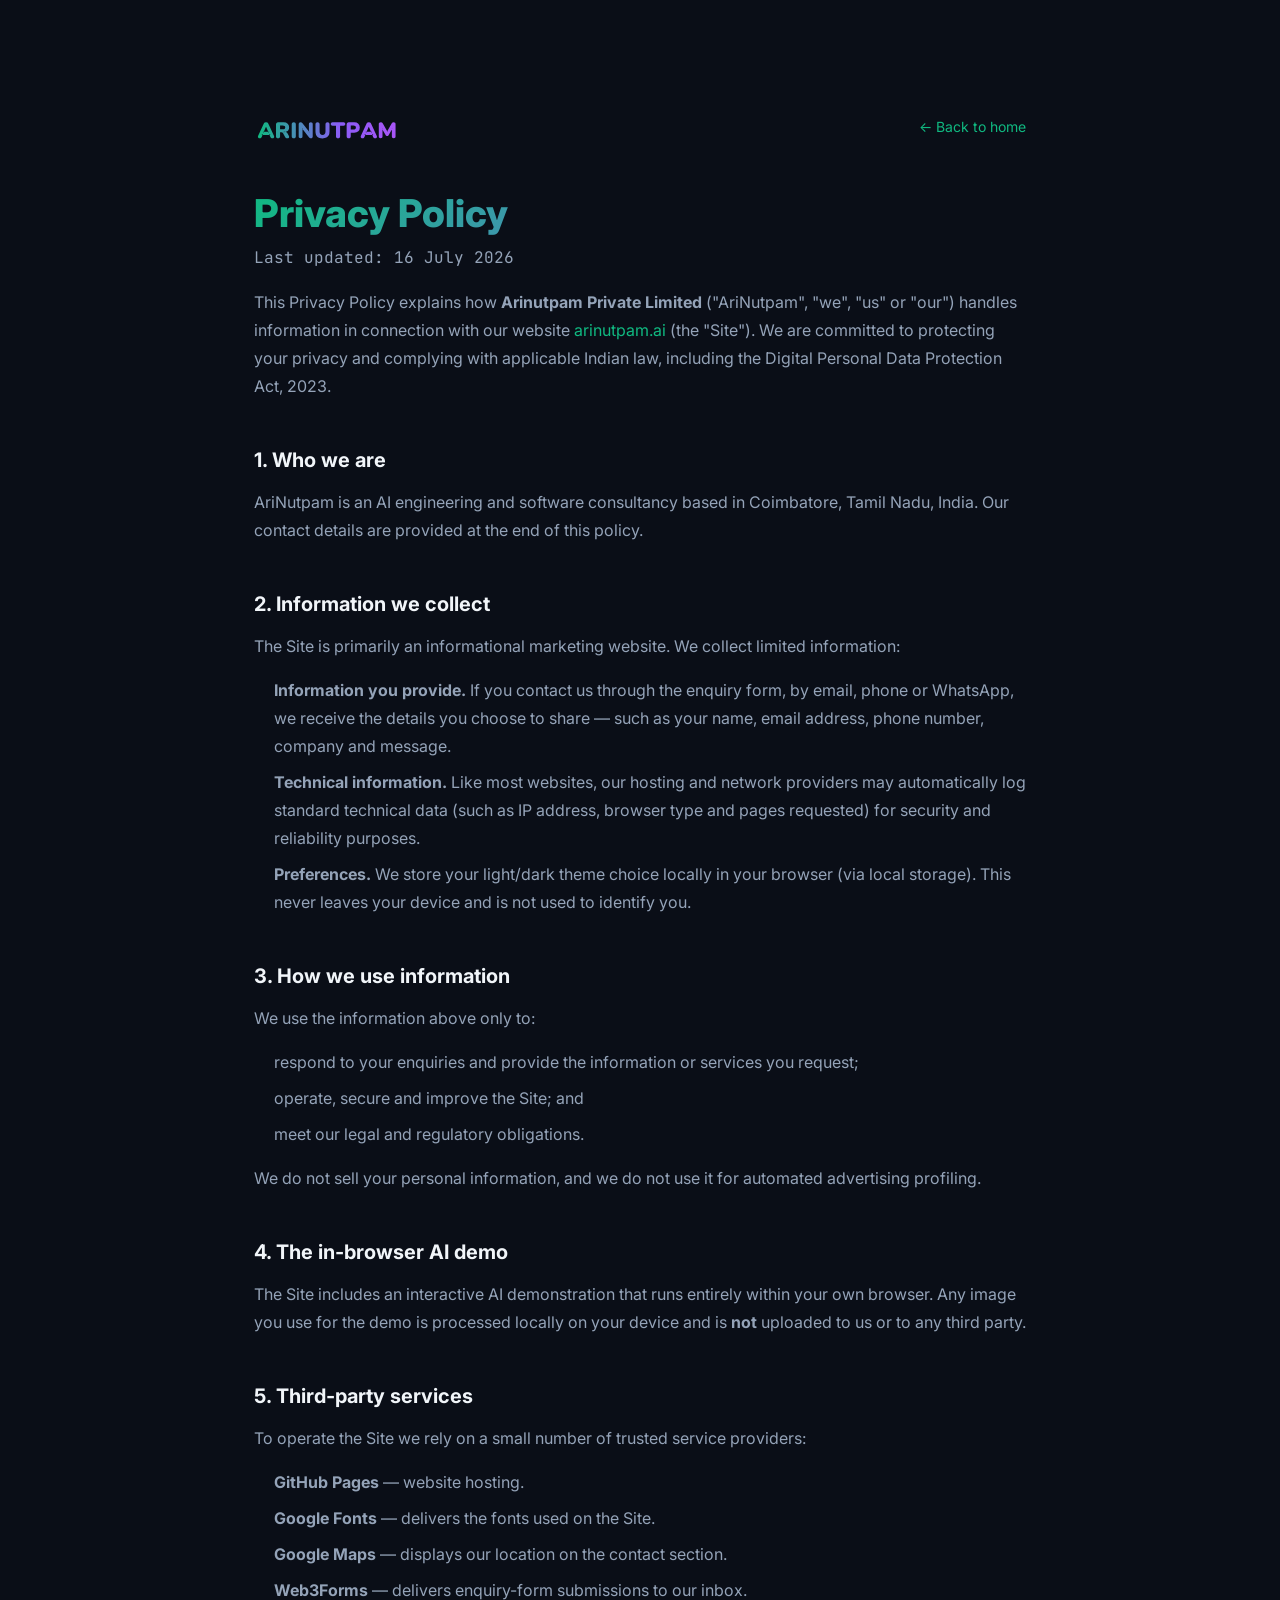
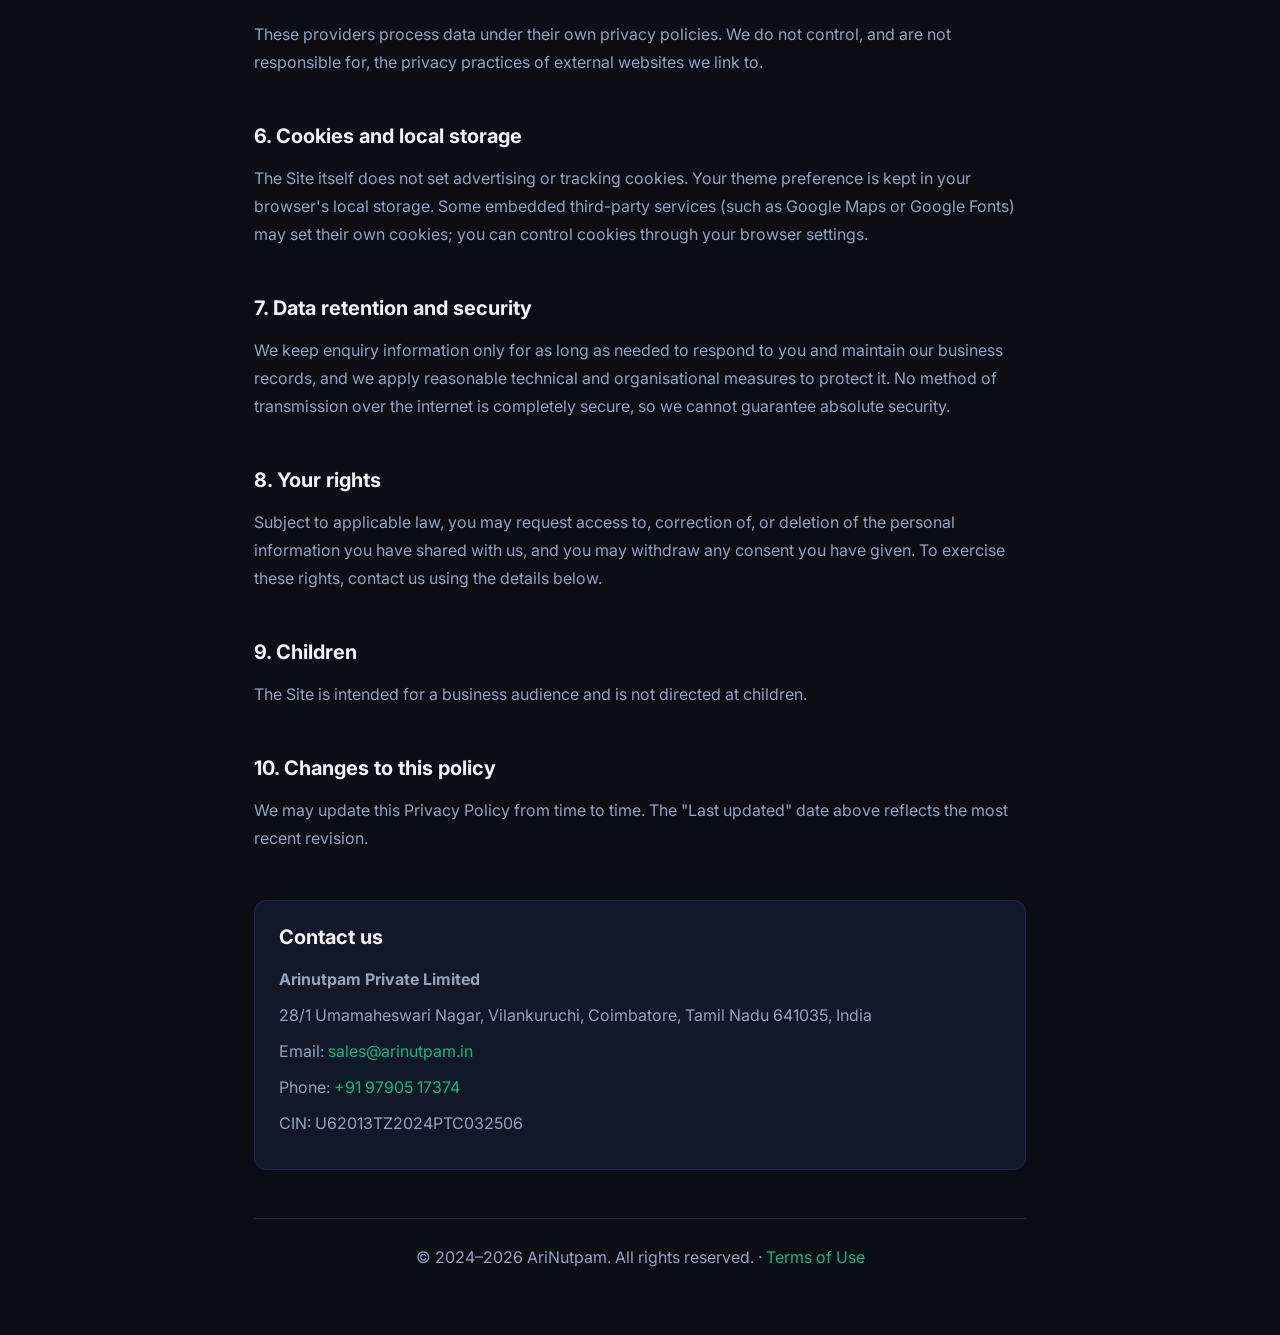
<file: privacy.html>
<!DOCTYPE html>
<html lang="en">
<head>
  <meta charset="UTF-8">
  <meta name="viewport" content="width=device-width, initial-scale=1.0">
  <title>Privacy Policy | AriNutpam</title>
  <meta name="description" content="Privacy Policy for AriNutpam (Arinutpam Private Limited) — how we handle information collected through arinutpam.ai.">
  <link rel="canonical" href="https://arinutpam.ai/privacy.html">

  <!-- Favicon -->
  <link rel="icon" href="/favicon.ico" sizes="32x32">
  <link rel="icon" type="image/svg+xml" href="/assets/images/favicon.svg">
  <link rel="apple-touch-icon" href="/assets/images/apple-touch-icon.png">

  <!-- Fonts -->
  <link rel="preconnect" href="https://fonts.googleapis.com">
  <link rel="preconnect" href="https://fonts.gstatic.com" crossorigin>
  <link href="https://fonts.googleapis.com/css2?family=Inter:wght@400;500;700;800&family=JetBrains+Mono:wght@400;500&display=swap" rel="stylesheet">

  <!-- Styles -->
  <link rel="stylesheet" href="css/variables.css">
  <link rel="stylesheet" href="css/reset.css">
  <link rel="stylesheet" href="css/layout.css">
  <link rel="stylesheet" href="css/components.css">
  <link rel="stylesheet" href="css/sections.css">
  <link rel="stylesheet" href="css/responsive.css">

  <!-- Apply saved theme before paint (matches homepage toggle) -->
  <script>
    (function () {
      var saved = localStorage.getItem('theme');
      if (saved) document.documentElement.setAttribute('data-theme', saved);
    })();
  </script>

  <style>
    .legal-page {
      max-width: 820px;
      margin: 0 auto;
      padding: calc(var(--nav-height) + 3rem) var(--container-px) var(--gap-2xl);
    }
    .legal-top {
      display: flex;
      align-items: center;
      justify-content: space-between;
      gap: var(--gap-md);
      margin-bottom: var(--gap-2xl);
      flex-wrap: wrap;
    }
    .legal-top img { height: 30px; display: block; }
    .legal-back {
      font-size: var(--fs-small);
      color: var(--text-secondary);
      transition: color var(--transition-fast);
    }
    .legal-back:hover { color: var(--accent); }
    .legal-page h1 {
      font-size: var(--fs-h2);
      font-weight: var(--fw-extrabold);
      margin-bottom: var(--gap-sm);
      background: var(--gradient);
      -webkit-background-clip: text;
      background-clip: text;
      -webkit-text-fill-color: transparent;
      color: transparent;
    }
    .legal-updated {
      font-family: var(--font-mono);
      font-size: var(--fs-xs);
      color: var(--text-secondary);
      margin-bottom: var(--gap-2xl);
    }
    .legal-page h2 {
      font-size: var(--fs-h3);
      font-weight: var(--fw-bold);
      color: var(--text-primary);
      margin: var(--gap-2xl) 0 var(--gap-md);
    }
    .legal-page p,
    .legal-page li {
      color: var(--text-secondary);
      line-height: 1.75;
      font-size: var(--fs-body);
    }
    .legal-page p { margin-bottom: var(--gap-md); }
    .legal-page ul { margin: 0 0 var(--gap-md) 1.25rem; }
    .legal-page li { margin-bottom: var(--gap-sm); }
    .legal-page a { color: var(--accent); }
    .legal-page a:hover { color: var(--accent-hover); }
    .legal-contact {
      margin-top: var(--gap-2xl);
      padding: var(--gap-lg);
      border: 1px solid var(--border);
      border-radius: var(--radius-lg);
      background: var(--bg-surface);
    }
    .legal-contact p { margin-bottom: var(--gap-sm); }
    .legal-foot {
      margin-top: var(--gap-2xl);
      padding-top: var(--gap-lg);
      border-top: 1px solid var(--border);
      font-size: var(--fs-xs);
      color: var(--text-secondary);
      text-align: center;
    }
  </style>
</head>
<body>
  <main class="legal-page">
    <div class="legal-top">
      <a href="/" aria-label="AriNutpam home">
        <img src="assets/arinutpam-logo-v18.svg" alt="AriNutpam">
      </a>
      <a href="/" class="legal-back">&larr; Back to home</a>
    </div>

    <h1>Privacy Policy</h1>
    <p class="legal-updated">Last updated: 16 July 2026</p>

    <p>
      This Privacy Policy explains how <strong>Arinutpam Private Limited</strong> ("AriNutpam",
      "we", "us" or "our") handles information in connection with our website
      <a href="https://arinutpam.ai">arinutpam.ai</a> (the "Site"). We are committed to protecting
      your privacy and complying with applicable Indian law, including the Digital Personal Data
      Protection Act, 2023.
    </p>

    <h2>1. Who we are</h2>
    <p>
      AriNutpam is an AI engineering and software consultancy based in Coimbatore, Tamil Nadu, India.
      Our contact details are provided at the end of this policy.
    </p>

    <h2>2. Information we collect</h2>
    <p>The Site is primarily an informational marketing website. We collect limited information:</p>
    <ul>
      <li>
        <strong>Information you provide.</strong> If you contact us through the enquiry form, by
        email, phone or WhatsApp, we receive the details you choose to share &mdash; such as your
        name, email address, phone number, company and message.
      </li>
      <li>
        <strong>Technical information.</strong> Like most websites, our hosting and network
        providers may automatically log standard technical data (such as IP address, browser type
        and pages requested) for security and reliability purposes.
      </li>
      <li>
        <strong>Preferences.</strong> We store your light/dark theme choice locally in your browser
        (via local storage). This never leaves your device and is not used to identify you.
      </li>
    </ul>

    <h2>3. How we use information</h2>
    <p>We use the information above only to:</p>
    <ul>
      <li>respond to your enquiries and provide the information or services you request;</li>
      <li>operate, secure and improve the Site; and</li>
      <li>meet our legal and regulatory obligations.</li>
    </ul>
    <p>We do not sell your personal information, and we do not use it for automated advertising profiling.</p>

    <h2>4. The in-browser AI demo</h2>
    <p>
      The Site includes an interactive AI demonstration that runs entirely within your own browser.
      Any image you use for the demo is processed locally on your device and is <strong>not</strong>
      uploaded to us or to any third party.
    </p>

    <h2>5. Third-party services</h2>
    <p>To operate the Site we rely on a small number of trusted service providers:</p>
    <ul>
      <li><strong>GitHub Pages</strong> &mdash; website hosting.</li>
      <li><strong>Google Fonts</strong> &mdash; delivers the fonts used on the Site.</li>
      <li><strong>Google Maps</strong> &mdash; displays our location on the contact section.</li>
      <li><strong>Web3Forms</strong> &mdash; delivers enquiry-form submissions to our inbox.</li>
    </ul>
    <p>
      These providers process data under their own privacy policies. We do not control, and are not
      responsible for, the privacy practices of external websites we link to.
    </p>

    <h2>6. Cookies and local storage</h2>
    <p>
      The Site itself does not set advertising or tracking cookies. Your theme preference is kept in
      your browser's local storage. Some embedded third-party services (such as Google Maps or
      Google Fonts) may set their own cookies; you can control cookies through your browser settings.
    </p>

    <h2>7. Data retention and security</h2>
    <p>
      We keep enquiry information only for as long as needed to respond to you and maintain our
      business records, and we apply reasonable technical and organisational measures to protect it.
      No method of transmission over the internet is completely secure, so we cannot guarantee
      absolute security.
    </p>

    <h2>8. Your rights</h2>
    <p>
      Subject to applicable law, you may request access to, correction of, or deletion of the personal
      information you have shared with us, and you may withdraw any consent you have given. To exercise
      these rights, contact us using the details below.
    </p>

    <h2>9. Children</h2>
    <p>The Site is intended for a business audience and is not directed at children.</p>

    <h2>10. Changes to this policy</h2>
    <p>
      We may update this Privacy Policy from time to time. The "Last updated" date above reflects the
      most recent revision.
    </p>

    <div class="legal-contact">
      <h2 style="margin-top:0">Contact us</h2>
      <p><strong>Arinutpam Private Limited</strong></p>
      <p>28/1 Umamaheswari Nagar, Vilankuruchi, Coimbatore, Tamil Nadu 641035, India</p>
      <p>Email: <a href="mailto:sales@arinutpam.in">sales@arinutpam.in</a></p>
      <p>Phone: <a href="tel:+919790517374">+91 97905 17374</a></p>
      <p>CIN: U62013TZ2024PTC032506</p>
    </div>

    <p class="legal-foot">
      &copy; 2024&ndash;2026 AriNutpam. All rights reserved. &middot;
      <a href="/terms.html">Terms of Use</a>
    </p>
  </main>
</body>
</html>
</file>
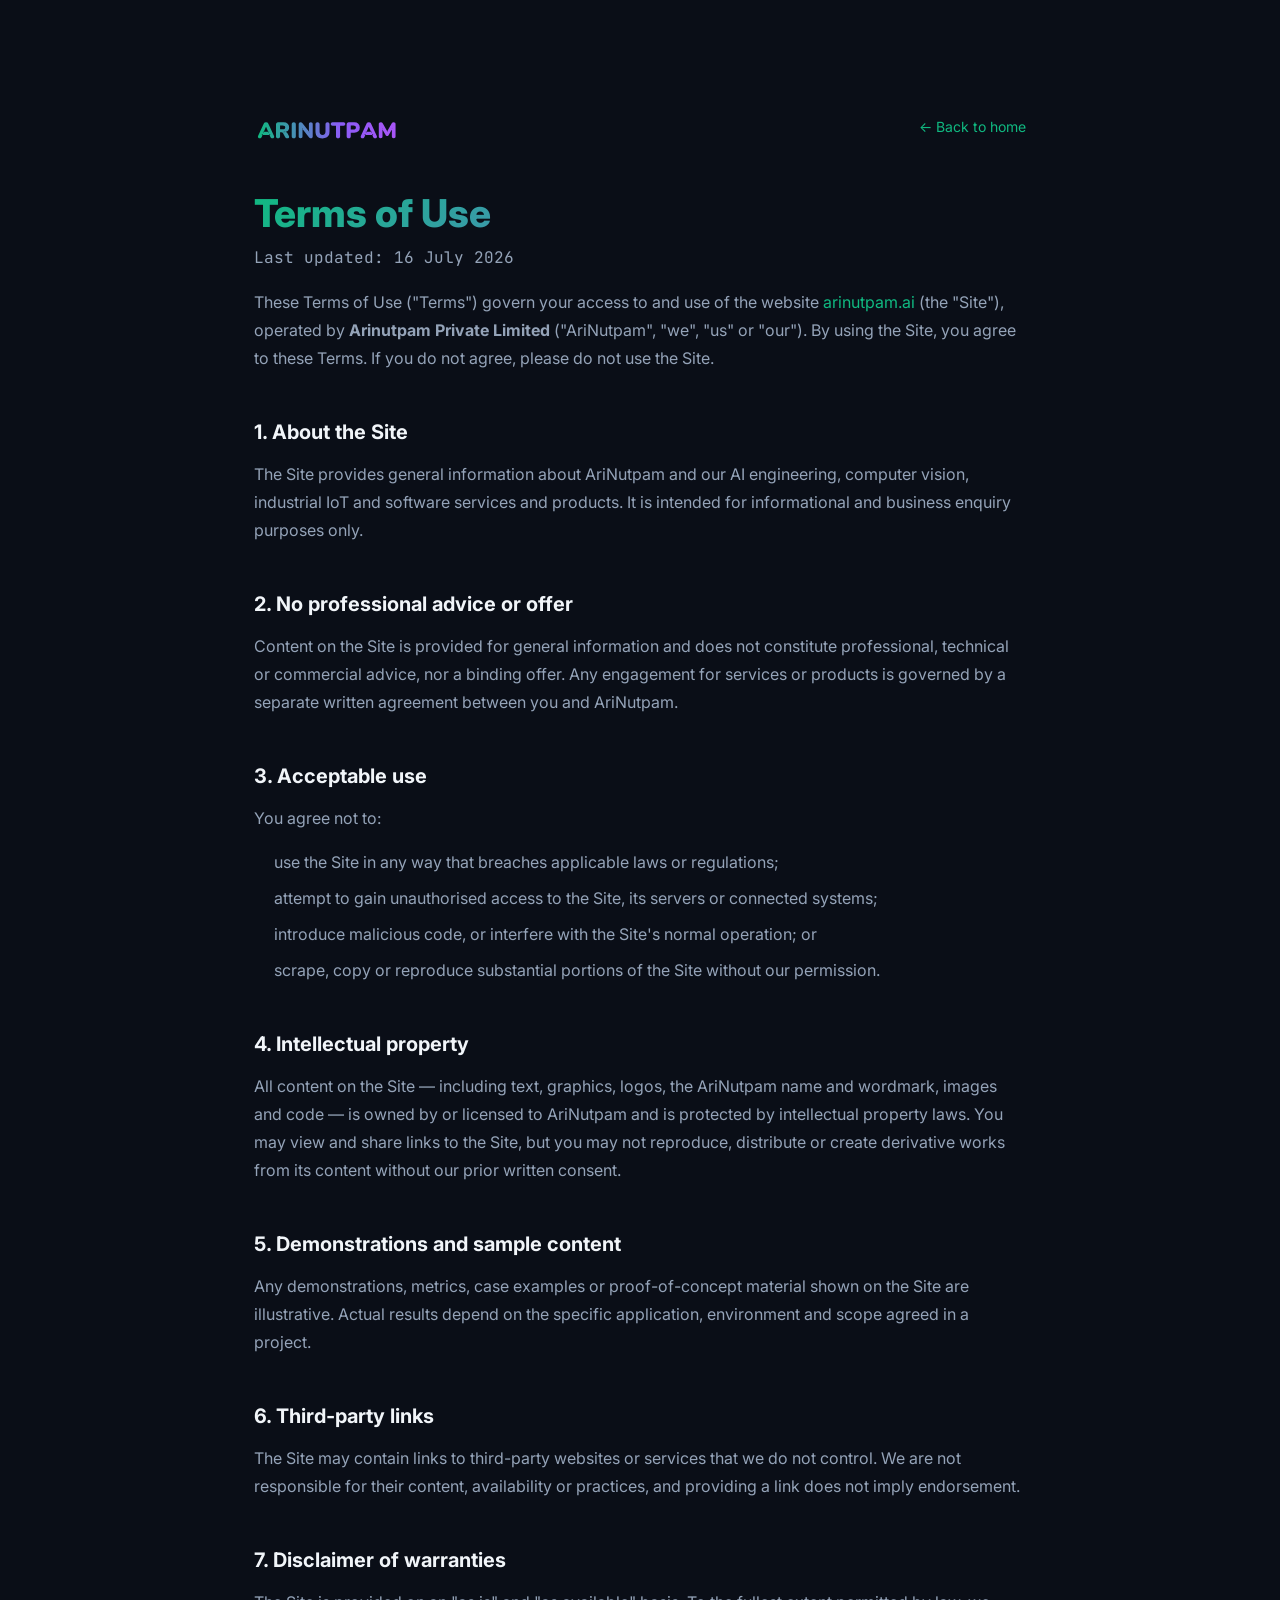
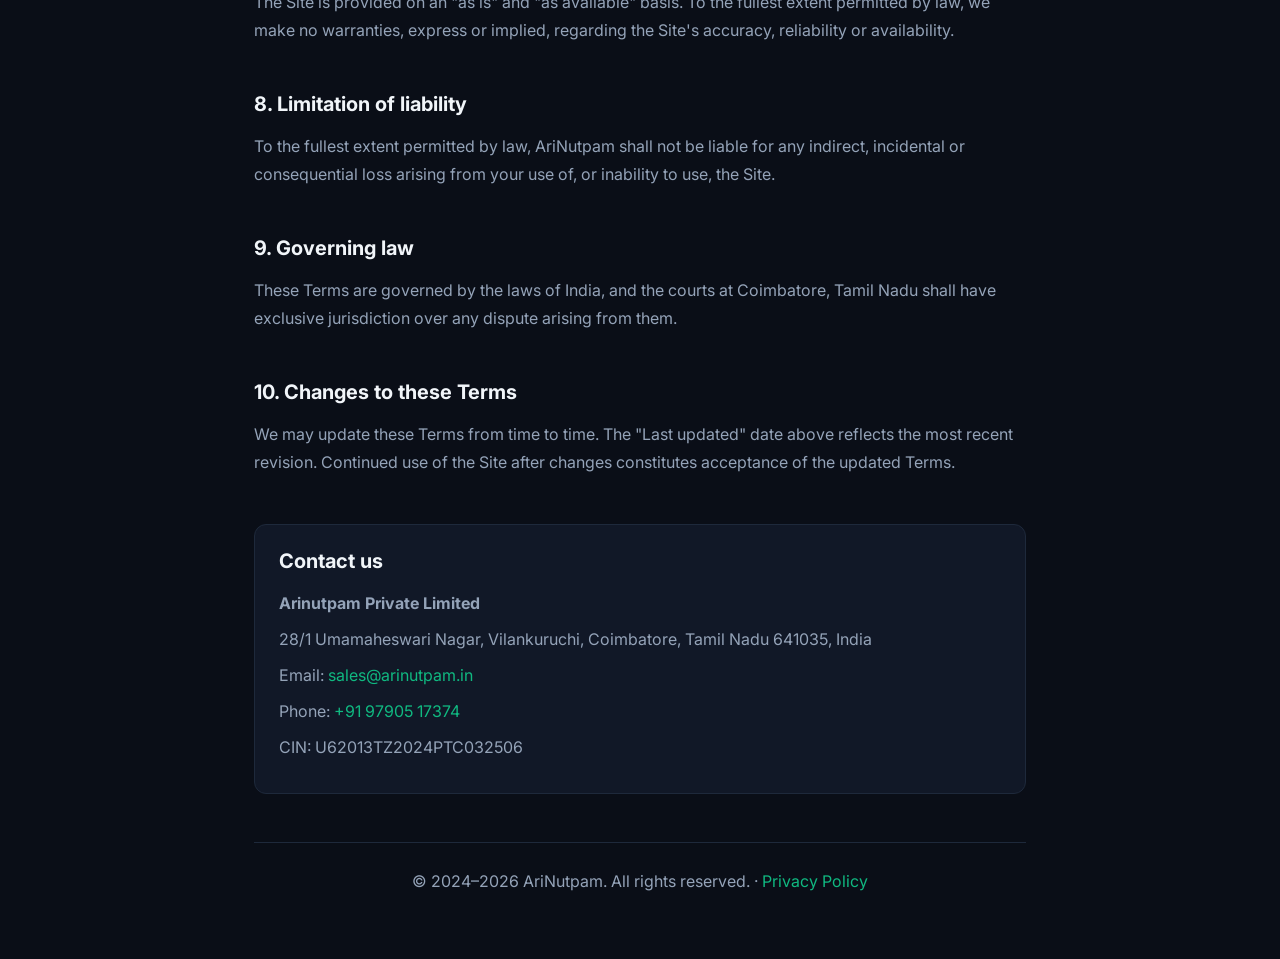
<file: terms.html>
<!DOCTYPE html>
<html lang="en">
<head>
  <meta charset="UTF-8">
  <meta name="viewport" content="width=device-width, initial-scale=1.0">
  <title>Terms of Use | AriNutpam</title>
  <meta name="description" content="Terms of Use for the AriNutpam website (arinutpam.ai), operated by Arinutpam Private Limited.">
  <link rel="canonical" href="https://arinutpam.ai/terms.html">

  <!-- Favicon -->
  <link rel="icon" href="/favicon.ico" sizes="32x32">
  <link rel="icon" type="image/svg+xml" href="/assets/images/favicon.svg">
  <link rel="apple-touch-icon" href="/assets/images/apple-touch-icon.png">

  <!-- Fonts -->
  <link rel="preconnect" href="https://fonts.googleapis.com">
  <link rel="preconnect" href="https://fonts.gstatic.com" crossorigin>
  <link href="https://fonts.googleapis.com/css2?family=Inter:wght@400;500;700;800&family=JetBrains+Mono:wght@400;500&display=swap" rel="stylesheet">

  <!-- Styles -->
  <link rel="stylesheet" href="css/variables.css">
  <link rel="stylesheet" href="css/reset.css">
  <link rel="stylesheet" href="css/layout.css">
  <link rel="stylesheet" href="css/components.css">
  <link rel="stylesheet" href="css/sections.css">
  <link rel="stylesheet" href="css/responsive.css">

  <!-- Apply saved theme before paint (matches homepage toggle) -->
  <script>
    (function () {
      var saved = localStorage.getItem('theme');
      if (saved) document.documentElement.setAttribute('data-theme', saved);
    })();
  </script>

  <style>
    .legal-page {
      max-width: 820px;
      margin: 0 auto;
      padding: calc(var(--nav-height) + 3rem) var(--container-px) var(--gap-2xl);
    }
    .legal-top {
      display: flex;
      align-items: center;
      justify-content: space-between;
      gap: var(--gap-md);
      margin-bottom: var(--gap-2xl);
      flex-wrap: wrap;
    }
    .legal-top img { height: 30px; display: block; }
    .legal-back {
      font-size: var(--fs-small);
      color: var(--text-secondary);
      transition: color var(--transition-fast);
    }
    .legal-back:hover { color: var(--accent); }
    .legal-page h1 {
      font-size: var(--fs-h2);
      font-weight: var(--fw-extrabold);
      margin-bottom: var(--gap-sm);
      background: var(--gradient);
      -webkit-background-clip: text;
      background-clip: text;
      -webkit-text-fill-color: transparent;
      color: transparent;
    }
    .legal-updated {
      font-family: var(--font-mono);
      font-size: var(--fs-xs);
      color: var(--text-secondary);
      margin-bottom: var(--gap-2xl);
    }
    .legal-page h2 {
      font-size: var(--fs-h3);
      font-weight: var(--fw-bold);
      color: var(--text-primary);
      margin: var(--gap-2xl) 0 var(--gap-md);
    }
    .legal-page p,
    .legal-page li {
      color: var(--text-secondary);
      line-height: 1.75;
      font-size: var(--fs-body);
    }
    .legal-page p { margin-bottom: var(--gap-md); }
    .legal-page ul { margin: 0 0 var(--gap-md) 1.25rem; }
    .legal-page li { margin-bottom: var(--gap-sm); }
    .legal-page a { color: var(--accent); }
    .legal-page a:hover { color: var(--accent-hover); }
    .legal-contact {
      margin-top: var(--gap-2xl);
      padding: var(--gap-lg);
      border: 1px solid var(--border);
      border-radius: var(--radius-lg);
      background: var(--bg-surface);
    }
    .legal-contact p { margin-bottom: var(--gap-sm); }
    .legal-foot {
      margin-top: var(--gap-2xl);
      padding-top: var(--gap-lg);
      border-top: 1px solid var(--border);
      font-size: var(--fs-xs);
      color: var(--text-secondary);
      text-align: center;
    }
  </style>
</head>
<body>
  <main class="legal-page">
    <div class="legal-top">
      <a href="/" aria-label="AriNutpam home">
        <img src="assets/arinutpam-logo-v18.svg" alt="AriNutpam">
      </a>
      <a href="/" class="legal-back">&larr; Back to home</a>
    </div>

    <h1>Terms of Use</h1>
    <p class="legal-updated">Last updated: 16 July 2026</p>

    <p>
      These Terms of Use ("Terms") govern your access to and use of the website
      <a href="https://arinutpam.ai">arinutpam.ai</a> (the "Site"), operated by
      <strong>Arinutpam Private Limited</strong> ("AriNutpam", "we", "us" or "our").
      By using the Site, you agree to these Terms. If you do not agree, please do not use the Site.
    </p>

    <h2>1. About the Site</h2>
    <p>
      The Site provides general information about AriNutpam and our AI engineering, computer vision,
      industrial IoT and software services and products. It is intended for informational and business
      enquiry purposes only.
    </p>

    <h2>2. No professional advice or offer</h2>
    <p>
      Content on the Site is provided for general information and does not constitute professional,
      technical or commercial advice, nor a binding offer. Any engagement for services or products is
      governed by a separate written agreement between you and AriNutpam.
    </p>

    <h2>3. Acceptable use</h2>
    <p>You agree not to:</p>
    <ul>
      <li>use the Site in any way that breaches applicable laws or regulations;</li>
      <li>attempt to gain unauthorised access to the Site, its servers or connected systems;</li>
      <li>introduce malicious code, or interfere with the Site's normal operation; or</li>
      <li>scrape, copy or reproduce substantial portions of the Site without our permission.</li>
    </ul>

    <h2>4. Intellectual property</h2>
    <p>
      All content on the Site &mdash; including text, graphics, logos, the AriNutpam name and wordmark,
      images and code &mdash; is owned by or licensed to AriNutpam and is protected by intellectual
      property laws. You may view and share links to the Site, but you may not reproduce, distribute or
      create derivative works from its content without our prior written consent.
    </p>

    <h2>5. Demonstrations and sample content</h2>
    <p>
      Any demonstrations, metrics, case examples or proof-of-concept material shown on the Site are
      illustrative. Actual results depend on the specific application, environment and scope agreed in
      a project.
    </p>

    <h2>6. Third-party links</h2>
    <p>
      The Site may contain links to third-party websites or services that we do not control. We are not
      responsible for their content, availability or practices, and providing a link does not imply
      endorsement.
    </p>

    <h2>7. Disclaimer of warranties</h2>
    <p>
      The Site is provided on an "as is" and "as available" basis. To the fullest extent permitted by
      law, we make no warranties, express or implied, regarding the Site's accuracy, reliability or
      availability.
    </p>

    <h2>8. Limitation of liability</h2>
    <p>
      To the fullest extent permitted by law, AriNutpam shall not be liable for any indirect, incidental
      or consequential loss arising from your use of, or inability to use, the Site.
    </p>

    <h2>9. Governing law</h2>
    <p>
      These Terms are governed by the laws of India, and the courts at Coimbatore, Tamil Nadu shall have
      exclusive jurisdiction over any dispute arising from them.
    </p>

    <h2>10. Changes to these Terms</h2>
    <p>
      We may update these Terms from time to time. The "Last updated" date above reflects the most
      recent revision. Continued use of the Site after changes constitutes acceptance of the updated Terms.
    </p>

    <div class="legal-contact">
      <h2 style="margin-top:0">Contact us</h2>
      <p><strong>Arinutpam Private Limited</strong></p>
      <p>28/1 Umamaheswari Nagar, Vilankuruchi, Coimbatore, Tamil Nadu 641035, India</p>
      <p>Email: <a href="mailto:sales@arinutpam.in">sales@arinutpam.in</a></p>
      <p>Phone: <a href="tel:+919790517374">+91 97905 17374</a></p>
      <p>CIN: U62013TZ2024PTC032506</p>
    </div>

    <p class="legal-foot">
      &copy; 2024&ndash;2026 AriNutpam. All rights reserved. &middot;
      <a href="/privacy.html">Privacy Policy</a>
    </p>
  </main>
</body>
</html>
</file>
<file: css/variables.css>
:root {
  /* Colors */
  --bg-primary: #0a0e17;
  --bg-surface: #111827;
  --bg-elevated: #1e293b;
  --text-primary: #f1f5f9;
  --text-secondary: #94a3b8;
  --accent: #10b981;
  --accent-hover: #34d399;
  --accent-secondary: #8b5cf6;
  --border: #1e293b;
  --success: #10b981;
  --gradient: linear-gradient(135deg, var(--accent), var(--accent-secondary));

  /* Typography */
  --font-body: 'Inter', system-ui, -apple-system, sans-serif;
  --font-mono: 'JetBrains Mono', monospace;
  --fw-regular: 400;
  --fw-medium: 500;
  --fw-bold: 700;
  --fw-extrabold: 800;

  /* Font Sizes */
  --fs-hero: clamp(2.5rem, 5vw, 4.5rem);
  --fs-h2: clamp(1.75rem, 3vw, 2.5rem);
  --fs-h3: 1.25rem;
  --fs-body: 1rem;
  --fs-small: 0.875rem;
  --fs-xs: 0.75rem;

  /* Spacing */
  --section-py: clamp(4rem, 8vw, 7rem);
  --container-px: 1.5rem;
  --container-max: 1200px;
  --gap-sm: 0.5rem;
  --gap-md: 1rem;
  --gap-lg: 1.5rem;
  --gap-xl: 2rem;
  --gap-2xl: 3rem;

  /* Borders & Radius */
  --radius-sm: 0.375rem;
  --radius-md: 0.5rem;
  --radius-lg: 0.75rem;
  --radius-xl: 1rem;
  --radius-full: 9999px;

  /* Shadows */
  --shadow-card: 0 4px 24px rgba(0, 0, 0, 0.3);
  --shadow-glow: 0 0 30px rgba(16, 185, 129, 0.15);
  --shadow-glow-strong: 0 0 40px rgba(16, 185, 129, 0.25);

  /* Transitions */
  --transition-fast: 0.2s ease;
  --transition-base: 0.3s ease;
  --transition-slow: 0.5s ease;

  /* Nav */
  --nav-height: 4rem;
}

/* ===== LIGHT THEME ===== */
[data-theme="light"] {
  --bg-primary: #f8fafc;
  --bg-surface: #f1f5f9;
  --bg-elevated: #e2e8f0;
  --text-primary: #0f172a;
  --text-secondary: #475569;
  --accent: #059669;
  --accent-hover: #047857;
  --border: #cbd5e1;
  --shadow-card: 0 4px 24px rgba(0, 0, 0, 0.08);
  --shadow-glow: 0 0 30px rgba(16, 185, 129, 0.1);
  --shadow-glow-strong: 0 0 40px rgba(16, 185, 129, 0.15);
}
</file>
<file: css/layout.css>
.container {
  width: 100%;
  max-width: var(--container-max);
  margin: 0 auto;
  padding: 0 var(--container-px);
}

.section {
  padding: var(--section-py) 0;
}

.section--surface {
  background-color: var(--bg-surface);
}

.section-header {
  text-align: center;
  margin-bottom: var(--gap-2xl);
}

.section-header h2 {
  font-size: var(--fs-h2);
  font-weight: var(--fw-extrabold);
  margin-bottom: var(--gap-md);
}

.section-header p {
  color: var(--text-secondary);
  max-width: 600px;
  margin: 0 auto;
}

.grid-2 {
  display: grid;
  grid-template-columns: repeat(2, 1fr);
  gap: var(--gap-xl);
}

.grid-3 {
  display: grid;
  grid-template-columns: repeat(3, 1fr);
  gap: var(--gap-xl);
}

.grid-4 {
  display: grid;
  grid-template-columns: repeat(4, 1fr);
  gap: var(--gap-xl);
}

.flex-center {
  display: flex;
  align-items: center;
  justify-content: center;
}

.flex-between {
  display: flex;
  align-items: center;
  justify-content: space-between;
}

.text-gradient {
  background: var(--gradient);
  -webkit-background-clip: text;
  -webkit-text-fill-color: transparent;
  background-clip: text;
}
</file>
<file: css/components.css>
/* ===== Buttons ===== */
.btn {
  display: inline-flex;
  align-items: center;
  gap: var(--gap-sm);
  padding: 0.75rem 1.75rem;
  border-radius: var(--radius-md);
  font-weight: var(--fw-medium);
  font-size: var(--fs-body);
  transition: transform var(--transition-fast), box-shadow var(--transition-base);
  white-space: nowrap;
}

.btn:hover {
  transform: translateY(-2px);
}

.btn--primary {
  background: var(--gradient);
  color: #fff;
  box-shadow: 0 4px 15px rgba(16, 185, 129, 0.3);
}

.btn--primary:hover {
  box-shadow: 0 6px 25px rgba(16, 185, 129, 0.4);
}

.btn--outline {
  border: 1px solid var(--accent);
  color: var(--accent);
}

.btn--outline:hover {
  background: rgba(16, 185, 129, 0.1);
  box-shadow: var(--shadow-glow);
}

.btn--small {
  padding: 0.5rem 1.25rem;
  font-size: var(--fs-small);
}

.btn svg {
  width: 18px;
  height: 18px;
  transition: transform var(--transition-fast);
}

.btn:hover svg {
  transform: translateX(3px);
}

/* ===== Cards ===== */
.card {
  background: var(--bg-surface);
  border: 1px solid var(--border);
  border-radius: var(--radius-lg);
  padding: var(--gap-xl);
  transition: transform var(--transition-base), border-color var(--transition-base), box-shadow var(--transition-base);
}

.card:hover {
  transform: translateY(-4px);
  border-color: var(--accent);
  box-shadow: var(--shadow-glow);
}

.card__icon {
  width: 48px;
  height: 48px;
  margin-bottom: var(--gap-lg);
  color: var(--accent);
}

.card__title {
  font-size: var(--fs-h3);
  font-weight: var(--fw-bold);
  margin-bottom: var(--gap-sm);
}

.card__text {
  color: var(--text-secondary);
  font-size: var(--fs-small);
  line-height: 1.7;
  margin-bottom: var(--gap-lg);
}

.card__link {
  display: inline-flex;
  align-items: center;
  gap: var(--gap-sm);
  color: var(--accent);
  font-size: var(--fs-small);
  font-weight: var(--fw-medium);
  transition: gap var(--transition-fast);
}

.card__link:hover {
  gap: var(--gap-md);
}

.card__link svg {
  width: 16px;
  height: 16px;
}

/* ===== Badge / Pill ===== */
.badge {
  display: inline-flex;
  align-items: center;
  gap: var(--gap-sm);
  padding: 0.375rem 1rem;
  border-radius: var(--radius-full);
  font-size: var(--fs-xs);
  font-weight: var(--fw-medium);
  text-transform: uppercase;
  letter-spacing: 0.05em;
  border: 1px solid rgba(16, 185, 129, 0.3);
  color: var(--accent);
  background: rgba(16, 185, 129, 0.08);
}

.badge::before {
  content: '';
  width: 6px;
  height: 6px;
  border-radius: 50%;
  background: var(--accent);
  animation: pulse-dot 2s ease-in-out infinite;
}

@keyframes pulse-dot {
  0%, 100% { opacity: 1; }
  50% { opacity: 0.4; }
}

/* ===== Form Elements ===== */
.form-group {
  margin-bottom: var(--gap-lg);
}

.form-group label {
  display: block;
  font-size: var(--fs-small);
  font-weight: var(--fw-medium);
  color: var(--text-secondary);
  margin-bottom: var(--gap-sm);
}

.form-input {
  width: 100%;
  padding: 0.75rem 1rem;
  background: var(--bg-primary);
  border: 1px solid var(--border);
  border-radius: var(--radius-md);
  color: var(--text-primary);
  font-size: var(--fs-body);
  transition: border-color var(--transition-fast);
}

.form-input:focus {
  border-color: var(--accent);
  box-shadow: 0 0 0 3px rgba(16, 185, 129, 0.1);
}

.form-input::placeholder {
  color: var(--text-secondary);
  opacity: 0.6;
}

textarea.form-input {
  resize: vertical;
  min-height: 120px;
}

/* ===== Stats ===== */
.stat {
  text-align: center;
}

.stat__number {
  font-size: clamp(2rem, 4vw, 3rem);
  font-weight: var(--fw-extrabold);
  background: var(--gradient);
  -webkit-background-clip: text;
  -webkit-text-fill-color: transparent;
  background-clip: text;
}

.stat__label {
  font-size: var(--fs-small);
  color: var(--text-secondary);
  margin-top: var(--gap-sm);
}

/* ===== LIGHT MODE OVERRIDES ===== */
[data-theme="light"] .btn--primary {
  box-shadow: 0 4px 15px rgba(5, 150, 105, 0.3);
}

[data-theme="light"] .btn--primary:hover {
  box-shadow: 0 6px 25px rgba(5, 150, 105, 0.4);
}

[data-theme="light"] .btn--outline:hover {
  background: rgba(5, 150, 105, 0.08);
}

[data-theme="light"] .badge {
  border-color: rgba(5, 150, 105, 0.3);
  background: rgba(5, 150, 105, 0.08);
}

[data-theme="light"] .form-input:focus {
  box-shadow: 0 0 0 3px rgba(5, 150, 105, 0.1);
}
</file>
<file: css/sections.css>
/* ===== NAVIGATION ===== */
.nav {
  position: fixed;
  top: 0;
  left: 0;
  right: 0;
  height: var(--nav-height);
  z-index: 1000;
  transition: background var(--transition-base), box-shadow var(--transition-base);
}

.nav.scrolled {
  background: rgba(10, 14, 23, 0.95);
  backdrop-filter: blur(12px);
  -webkit-backdrop-filter: blur(12px);
  box-shadow: 0 1px 0 var(--border);
}

.nav__inner {
  display: flex;
  align-items: center;
  justify-content: space-between;
  height: 100%;
}

.nav__logo {
  display: flex;
  align-items: center;
}

.nav__logo img {
  height: 28px;
  width: auto;
}

.nav__links {
  display: flex;
  align-items: center;
  gap: var(--gap-xl);
}

.nav__link {
  font-size: var(--fs-small);
  font-weight: var(--fw-medium);
  color: var(--text-secondary);
  position: relative;
  transition: color var(--transition-fast);
}

.nav__link::after {
  content: '';
  position: absolute;
  bottom: -4px;
  left: 0;
  width: 0;
  height: 2px;
  background: var(--accent);
  transition: width var(--transition-base);
}

.nav__link:hover,
.nav__link.active {
  color: var(--text-primary);
}

.nav__link:hover::after,
.nav__link.active::after {
  width: 100%;
}

.nav__cta {
  margin-left: var(--gap-md);
}

.nav__toggle {
  display: none;
  flex-direction: column;
  gap: 5px;
  padding: 4px;
}

.nav__toggle span {
  display: block;
  width: 24px;
  height: 2px;
  background: var(--text-primary);
  transition: transform var(--transition-fast), opacity var(--transition-fast);
}

.nav__toggle.active span:nth-child(1) {
  transform: rotate(45deg) translate(5px, 5px);
}

.nav__toggle.active span:nth-child(2) {
  opacity: 0;
}

.nav__toggle.active span:nth-child(3) {
  transform: rotate(-45deg) translate(5px, -5px);
}

/* Mobile menu overlay */
.nav__mobile {
  display: none;
  position: fixed;
  inset: 0;
  background: rgba(10, 14, 23, 0.98);
  backdrop-filter: blur(20px);
  z-index: 999;
  flex-direction: column;
  align-items: center;
  justify-content: center;
  gap: var(--gap-xl);
}

.nav__mobile.open {
  display: flex;
}

.nav__mobile a {
  font-size: 1.5rem;
  font-weight: var(--fw-bold);
  color: var(--text-primary);
  transition: color var(--transition-fast);
}

.nav__mobile a:hover {
  color: var(--accent);
}

/* ===== HERO ===== */
.hero {
  position: relative;
  min-height: 100vh;
  display: flex;
  align-items: center;
  justify-content: center;
  overflow: hidden;
}

.hero__overlay {
  position: absolute;
  inset: 0;
  background: rgba(10, 14, 23, 0.75);
  z-index: 1;
}

.hero__canvas {
  position: absolute;
  inset: 0;
  z-index: 2;
  pointer-events: none;
}

.hero__canvas canvas {
  width: 100%;
  height: 100%;
}

.hero__content {
  position: relative;
  z-index: 3;
  text-align: center;
  max-width: 800px;
  padding: 0 var(--container-px);
}

.hero__badge {
  margin-bottom: var(--gap-xl);
}

.hero__title {
  font-size: var(--fs-hero);
  font-weight: var(--fw-extrabold);
  letter-spacing: -0.02em;
  margin-bottom: var(--gap-lg);
  line-height: 1.1;
}

.hero__subtitle {
  font-size: clamp(1rem, 2vw, 1.25rem);
  color: var(--text-secondary);
  max-width: 600px;
  margin: 0 auto var(--gap-2xl);
  line-height: 1.7;
}

.hero__ctas {
  display: flex;
  align-items: center;
  justify-content: center;
  gap: var(--gap-lg);
  flex-wrap: wrap;
}

/* ===== SERVICES ===== */
.services .card__icon svg {
  width: 48px;
  height: 48px;
  stroke: var(--accent);
  fill: none;
  stroke-width: 1.5;
}

/* ===== ABOUT ===== */
.about__grid {
  display: grid;
  grid-template-columns: 1fr 1fr;
  gap: var(--gap-2xl);
  align-items: center;
}

.about__text h2 {
  font-size: var(--fs-h2);
  font-weight: var(--fw-extrabold);
  margin-bottom: var(--gap-lg);
}

.about__text p {
  color: var(--text-secondary);
  margin-bottom: var(--gap-lg);
  line-height: 1.8;
}

.about__visual {
  position: relative;
  height: 400px;
  border-radius: var(--radius-xl);
  overflow: hidden;
  background: var(--bg-surface);
  border: 1px solid var(--border);
}

.about__visual-inner {
  position: absolute;
  inset: 0;
  background:
    radial-gradient(circle at 30% 40%, rgba(16, 185, 129, 0.15) 0%, transparent 50%),
    radial-gradient(circle at 70% 60%, rgba(139, 92, 246, 0.15) 0%, transparent 50%),
    radial-gradient(circle at 50% 50%, rgba(16, 185, 129, 0.05) 0%, transparent 70%);
  display: flex;
  align-items: center;
  justify-content: center;
}

.about__visual-text {
  font-size: 4rem;
  font-weight: var(--fw-extrabold);
  opacity: 0.08;
  letter-spacing: 0.05em;
  text-transform: uppercase;
}

.about__anim {
  width: 90%;
  height: 90%;
}

.about__vision {
  display: grid;
  grid-template-columns: 1fr 1fr;
  gap: var(--gap-xl);
  margin-top: var(--gap-2xl);
}

.vision-card {
  padding: var(--gap-lg);
  border-radius: 12px;
  border: 1px solid var(--border);
  background: var(--bg-secondary);
}

.vision-card__title {
  font-size: var(--fs-lg);
  font-weight: 700;
  margin-bottom: var(--gap-sm);
  background: linear-gradient(135deg, #10b981, #8b5cf6);
  -webkit-background-clip: text;
  -webkit-text-fill-color: transparent;
  background-clip: text;
}

.vision-card p {
  color: var(--text-secondary);
  line-height: 1.7;
}

.about__stats {
  display: grid;
  grid-template-columns: repeat(3, 1fr);
  gap: var(--gap-xl);
  margin-top: var(--gap-2xl);
  padding-top: var(--gap-2xl);
  border-top: 1px solid var(--border);
}

/* ===== CASE STUDIES ===== */
.projects__video {
  margin-bottom: var(--gap-2xl);
}

.projects__video-wrapper {
  position: relative;
  padding-bottom: 56.25%; /* 16:9 */
  height: 0;
  border-radius: var(--radius-lg);
  overflow: hidden;
  border: 1px solid var(--border);
  background: var(--bg-surface);
}

.projects__video-wrapper iframe,
.projects__video-wrapper video {
  position: absolute;
  top: 0;
  left: 0;
  width: 100%;
  height: 100%;
  object-fit: cover;
}

.project-card {
  position: relative;
  border-radius: var(--radius-lg);
  overflow: hidden;
  background: var(--bg-surface);
  border: 1px solid var(--border);
  transition: transform var(--transition-base), border-color var(--transition-base), box-shadow var(--transition-base);
}

.project-card:hover {
  transform: translateY(-4px);
  border-color: var(--accent);
  box-shadow: var(--shadow-glow);
}

.project-card__image {
  height: 200px;
  background: var(--bg-elevated);
  position: relative;
  overflow: hidden;
}

.project-card__image-inner {
  position: absolute;
  inset: 0;
  transition: transform var(--transition-slow);
}

.project-card:hover .project-card__image-inner {
  transform: scale(1.05);
}

.project-card__image-gradient {
  position: absolute;
  bottom: 0;
  left: 0;
  right: 0;
  height: 60%;
  background: linear-gradient(to top, var(--bg-surface), transparent);
  z-index: 1;
}

.project-card__badge {
  position: absolute;
  top: var(--gap-md);
  left: var(--gap-md);
  z-index: 2;
}

.project-card__body {
  padding: var(--gap-lg);
}

.project-card__title {
  font-size: var(--fs-h3);
  font-weight: var(--fw-bold);
  margin-bottom: var(--gap-sm);
}

.project-card__metric {
  font-size: var(--fs-small);
  color: var(--success);
  font-weight: var(--fw-medium);
  margin-bottom: var(--gap-md);
}

.project-card__link {
  display: inline-flex;
  align-items: center;
  gap: var(--gap-sm);
  color: var(--accent);
  font-size: var(--fs-small);
  font-weight: var(--fw-medium);
}

/* Project card placeholder gradients */
.project-card__image-inner--1 {
  background: linear-gradient(135deg, #0f172a, #1e3a5f, #0d4f6e);
}

.project-card__image-inner--2 {
  background: linear-gradient(135deg, #0f172a, #2d1b4e, #1a1145);
}

.project-card__image-inner--3 {
  background: linear-gradient(135deg, #0f172a, #1b3d2f, #0d4a3b);
}

/* ===== AI DEMO ===== */
.demo__grid {
  display: grid;
  grid-template-columns: 1fr 1fr;
  gap: var(--gap-2xl);
  align-items: start;
}

.demo__upload {
  background: var(--bg-surface);
  border: 2px dashed var(--border);
  border-radius: var(--radius-lg);
  padding: var(--gap-2xl);
  text-align: center;
  cursor: pointer;
  transition: border-color var(--transition-base), background var(--transition-base);
  min-height: 280px;
  display: flex;
  flex-direction: column;
  align-items: center;
  justify-content: center;
}

.demo__upload:hover,
.demo__upload.dragover {
  border-color: var(--accent);
  background: rgba(16, 185, 129, 0.05);
}

.demo__upload-icon {
  width: 64px;
  height: 64px;
  margin-bottom: var(--gap-lg);
  color: var(--text-secondary);
}

.demo__upload-text {
  color: var(--text-secondary);
  margin-bottom: var(--gap-sm);
}

.demo__upload-hint {
  font-size: var(--fs-xs);
  color: var(--text-secondary);
  opacity: 0.6;
}

.demo__preview {
  display: none;
  width: 100%;
}

.demo__preview img {
  width: 100%;
  max-height: 300px;
  object-fit: contain;
  border-radius: var(--radius-md);
  margin-bottom: var(--gap-md);
}

.demo__samples {
  display: flex;
  gap: var(--gap-md);
  margin-top: var(--gap-lg);
  justify-content: center;
}

.demo__sample {
  width: 64px;
  height: 64px;
  border-radius: var(--radius-md);
  border: 2px solid var(--border);
  overflow: hidden;
  cursor: pointer;
  transition: border-color var(--transition-fast);
  background: var(--bg-elevated);
  display: flex;
  align-items: center;
  justify-content: center;
  font-size: var(--fs-xs);
  color: var(--text-secondary);
}

.demo__sample:hover {
  border-color: var(--accent);
}

.demo__results {
  background: var(--bg-surface);
  border: 1px solid var(--border);
  border-radius: var(--radius-lg);
  padding: var(--gap-xl);
}

.demo__results h3 {
  font-size: var(--fs-h3);
  margin-bottom: var(--gap-lg);
}

.demo__loading {
  text-align: center;
  padding: var(--gap-2xl) 0;
  color: var(--text-secondary);
}

.demo__loading-spinner {
  width: 40px;
  height: 40px;
  border: 3px solid var(--border);
  border-top-color: var(--accent);
  border-radius: 50%;
  margin: 0 auto var(--gap-md);
  animation: spin 1s linear infinite;
}

@keyframes spin {
  to { transform: rotate(360deg); }
}

.demo__chart-container {
  display: none;
  height: 250px;
}

.demo__status {
  text-align: center;
  color: var(--text-secondary);
  font-size: var(--fs-small);
  padding: var(--gap-xl) 0;
}

/* ===== BLOG ===== */
.blog-card {
  background: var(--bg-surface);
  border: 1px solid var(--border);
  border-radius: var(--radius-lg);
  overflow: hidden;
  transition: transform var(--transition-base), border-color var(--transition-base), box-shadow var(--transition-base);
}

.blog-card:hover {
  transform: translateY(-4px);
  border-color: var(--accent);
  box-shadow: var(--shadow-glow);
}

.blog-card__bar {
  height: 4px;
}

.blog-card__bar--1 { background: var(--accent); }
.blog-card__bar--2 { background: var(--accent-secondary); }
.blog-card__bar--3 { background: var(--success); }

.blog-card__body {
  padding: var(--gap-xl);
}

.blog-card__meta {
  display: flex;
  align-items: center;
  gap: var(--gap-md);
  font-size: var(--fs-xs);
  color: var(--text-secondary);
  margin-bottom: var(--gap-md);
}

.blog-card__category {
  color: var(--accent);
  font-weight: var(--fw-medium);
}

.blog-card__title {
  font-size: var(--fs-h3);
  font-weight: var(--fw-bold);
  margin-bottom: var(--gap-sm);
  display: -webkit-box;
  -webkit-line-clamp: 2;
  -webkit-box-orient: vertical;
  overflow: hidden;
}

.blog-card__excerpt {
  color: var(--text-secondary);
  font-size: var(--fs-small);
  line-height: 1.7;
  display: -webkit-box;
  -webkit-line-clamp: 2;
  -webkit-box-orient: vertical;
  overflow: hidden;
  margin-bottom: var(--gap-lg);
}

.blog-card__link {
  display: inline-flex;
  align-items: center;
  gap: var(--gap-sm);
  color: var(--accent);
  font-size: var(--fs-small);
  font-weight: var(--fw-medium);
}

/* ===== CONTACT ===== */
.contact__grid {
  display: grid;
  grid-template-columns: 1fr 1fr;
  gap: var(--gap-2xl);
}

.contact__form-wrapper {
  background: var(--bg-surface);
  border: 1px solid var(--border);
  border-radius: var(--radius-lg);
  padding: var(--gap-xl);
}

.contact__form-wrapper h3 {
  font-size: var(--fs-h3);
  margin-bottom: var(--gap-xl);
}

.contact__info h3 {
  font-size: var(--fs-h3);
  margin-bottom: var(--gap-xl);
}

.contact__detail {
  display: flex;
  align-items: flex-start;
  gap: var(--gap-md);
  margin-bottom: var(--gap-xl);
}

.contact__detail-icon {
  width: 40px;
  height: 40px;
  min-width: 40px;
  border-radius: var(--radius-md);
  background: rgba(16, 185, 129, 0.1);
  display: flex;
  align-items: center;
  justify-content: center;
  color: var(--accent);
}

.contact__detail-icon svg {
  width: 20px;
  height: 20px;
}

.contact__detail-content {
  flex: 1;
}

.contact__detail-label {
  font-size: var(--fs-xs);
  color: var(--text-secondary);
  text-transform: uppercase;
  letter-spacing: 0.05em;
  margin-bottom: 4px;
}

.contact__detail-value {
  font-size: var(--fs-body);
  color: var(--text-primary);
  line-height: 1.6;
}

.contact__detail-value a {
  color: var(--accent);
  transition: color var(--transition-fast);
}

.contact__detail-value a:hover {
  color: var(--accent-hover);
}

.contact__map {
  margin-top: var(--gap-xl);
  border-radius: var(--radius-lg);
  overflow: hidden;
  border: 1px solid var(--border);
  height: 200px;
}

.contact__map iframe {
  width: 100%;
  height: 100%;
  border: none;
  filter: invert(90%) hue-rotate(180deg) brightness(0.8) contrast(1.2);
}

.form-message {
  display: none;
  padding: var(--gap-md);
  border-radius: var(--radius-md);
  font-size: var(--fs-small);
  margin-top: var(--gap-md);
}

.form-message--success {
  background: rgba(16, 185, 129, 0.1);
  border: 1px solid rgba(16, 185, 129, 0.3);
  color: var(--success);
}

.form-message--error {
  background: rgba(239, 68, 68, 0.1);
  border: 1px solid rgba(239, 68, 68, 0.3);
  color: #ef4444;
}

/* ===== CUSTOMERS ===== */
.customers {
  padding-bottom: var(--gap-2xl);
  overflow: hidden;
}

.customers .section-header {
  margin-bottom: var(--gap-xl);
}

.customers__marquee {
  position: relative;
  width: 100%;
  overflow: hidden;
  mask-image: linear-gradient(to right, transparent, black 10%, black 90%, transparent);
  -webkit-mask-image: linear-gradient(to right, transparent, black 10%, black 90%, transparent);
}

.customers__track {
  display: flex;
  align-items: center;
  gap: var(--gap-xl);
  width: max-content;
  animation: marquee 40s linear infinite;
}

.customers__track:hover {
  animation-play-state: paused;
}

.customers__logo {
  flex-shrink: 0;
  display: flex;
  align-items: center;
  justify-content: center;
  width: 160px;
  height: 80px;
  border-radius: 8px;
  border: 1px solid var(--border);
  background: #ffffff;
  padding: var(--gap-sm);
  transition: all var(--transition);
  text-decoration: none;
}

.customers__logo:hover {
  border-color: var(--accent-cyan);
  box-shadow: 0 0 20px rgba(16, 185, 129, 0.15);
  transform: translateY(-2px);
}

.customers__logo img {
  max-width: 120px;
  max-height: 50px;
  object-fit: contain;
}

.customers__logo-text {
  font-family: var(--font-primary);
  font-weight: 700;
  font-size: 0.85rem;
  color: #1e293b;
  text-align: center;
  line-height: 1.2;
  letter-spacing: 0.02em;
}

.customers__logo:hover .customers__logo-text {
  color: #10b981;
}

.customers__logo--dark {
  background: #1e293b;
}

/* ===== FOOTER ===== */
.footer {
  background: var(--bg-primary);
  border-top: 1px solid var(--border);
  padding: var(--gap-2xl) 0 var(--gap-lg);
}

.footer__grid {
  display: grid;
  grid-template-columns: 2fr 1fr 1fr 1.5fr;
  gap: var(--gap-2xl);
  margin-bottom: var(--gap-2xl);
}

.footer__brand p {
  color: var(--text-secondary);
  font-size: var(--fs-small);
  margin-top: var(--gap-md);
  line-height: 1.7;
}

.footer__socials {
  display: flex;
  gap: var(--gap-md);
  margin-top: var(--gap-lg);
}

.footer__social {
  width: 36px;
  height: 36px;
  border-radius: var(--radius-md);
  background: var(--bg-surface);
  border: 1px solid var(--border);
  display: flex;
  align-items: center;
  justify-content: center;
  transition: border-color var(--transition-fast), background var(--transition-fast);
}

.footer__social:hover {
  border-color: var(--accent);
  background: rgba(16, 185, 129, 0.1);
}

.footer__social svg {
  width: 18px;
  height: 18px;
  color: var(--text-secondary);
}

.footer__heading {
  font-size: var(--fs-small);
  font-weight: var(--fw-bold);
  text-transform: uppercase;
  letter-spacing: 0.05em;
  color: var(--text-primary);
  margin-bottom: var(--gap-lg);
}

.footer__links {
  display: flex;
  flex-direction: column;
  gap: var(--gap-sm);
}

.footer__link {
  font-size: var(--fs-small);
  color: var(--text-secondary);
  transition: color var(--transition-fast);
}

.footer__link:hover {
  color: var(--accent);
}

.footer__bottom {
  display: flex;
  align-items: center;
  justify-content: space-between;
  padding-top: var(--gap-lg);
  border-top: 1px solid var(--border);
  font-size: var(--fs-xs);
  color: var(--text-secondary);
}

.footer__made {
  display: flex;
  align-items: center;
  gap: var(--gap-sm);
}

.footer__legal {
  display: flex;
  gap: var(--gap-lg);
}

.footer__registration {
  margin-top: var(--gap-md);
  font-size: var(--fs-xs);
  line-height: 1.6;
  text-align: center;
  color: var(--text-secondary);
  opacity: 0.85;
}

/* ===== THEME TOGGLE ===== */
.theme-toggle {
  display: flex;
  align-items: center;
  justify-content: center;
  width: 36px;
  height: 36px;
  border-radius: var(--radius-md);
  border: 1px solid var(--border);
  background: transparent;
  color: var(--text-secondary);
  cursor: pointer;
  transition: color var(--transition-fast), border-color var(--transition-fast);
  margin-left: var(--gap-md);
}

.theme-toggle:hover {
  color: var(--accent);
  border-color: var(--accent);
}

.theme-toggle svg {
  width: 18px;
  height: 18px;
}

.theme-toggle__sun { display: none; }
.theme-toggle__moon { display: block; }

[data-theme="light"] .theme-toggle__sun { display: block; }
[data-theme="light"] .theme-toggle__moon { display: none; }

/* ===== LIGHT MODE OVERRIDES ===== */
[data-theme="light"] .nav.scrolled {
  background: rgba(248, 250, 252, 0.95);
}

[data-theme="light"] .nav__mobile {
  background: rgba(248, 250, 252, 0.98);
}

[data-theme="light"] .hero__overlay {
  background: rgba(248, 250, 252, 0.8);
}


[data-theme="light"] .demo__upload:hover,
[data-theme="light"] .demo__upload.dragover {
  background: rgba(5, 150, 105, 0.05);
}

[data-theme="light"] .contact__detail-icon {
  background: rgba(5, 150, 105, 0.1);
}

[data-theme="light"] .footer__social:hover {
  background: rgba(5, 150, 105, 0.1);
}

[data-theme="light"] .project-card__image-inner--1 {
  background: linear-gradient(135deg, #e0f2fe, #bae6fd, #7dd3fc);
}

[data-theme="light"] .project-card__image-inner--2 {
  background: linear-gradient(135deg, #ede9fe, #ddd6fe, #c4b5fd);
}

[data-theme="light"] .project-card__image-inner--3 {
  background: linear-gradient(135deg, #d1fae5, #a7f3d0, #6ee7b7);
}

[data-theme="light"] .customers__logo:hover {
  border-color: var(--accent);
  box-shadow: 0 0 20px rgba(5, 150, 105, 0.12);
}

[data-theme="light"] .customers__logo:hover .customers__logo-text {
  color: var(--accent);
}

[data-theme="light"] .scroll-indicator svg {
  filter: drop-shadow(0 0 6px rgba(5, 150, 105, 0.6));
}
</file>
<file: css/responsive.css>
/* ===== Mobile (base styles are mobile-first in sections.css) ===== */

/* Tablet and below */
@media (max-width: 1023px) {
  .nav__links {
    display: none;
  }

  .nav__cta.desktop-only {
    display: none;
  }

  .nav__toggle {
    display: flex;
  }

  .theme-toggle {
    margin-left: auto;
    margin-right: var(--gap-sm);
  }

  .about__grid {
    grid-template-columns: 1fr;
  }

  .about__visual {
    height: 250px;
  }

  .demo__grid {
    grid-template-columns: 1fr;
  }

  .contact__grid {
    grid-template-columns: 1fr;
  }

  .footer__grid {
    grid-template-columns: 1fr 1fr;
    gap: var(--gap-xl);
  }
}

/* Mobile */
@media (max-width: 767px) {
  .customers__logo {
    width: 120px;
    height: 60px;
  }

  .customers__logo-text {
    font-size: 0.75rem;
  }

  .customers__track {
    gap: var(--gap-lg);
    animation-duration: 30s;
  }

  :root {
    --section-py: 3.5rem;
    --container-px: 1.25rem;
  }

  .grid-2,
  .grid-3 {
    grid-template-columns: 1fr;
  }

  .about__vision {
    grid-template-columns: 1fr;
  }

  .hero__ctas {
    flex-direction: column;
    width: 100%;
  }

  .hero__ctas .btn {
    width: 100%;
    justify-content: center;
  }

  .about__stats {
    grid-template-columns: 1fr;
    gap: var(--gap-lg);
    text-align: center;
  }

  .footer__grid {
    grid-template-columns: 1fr;
  }

  .footer__bottom {
    flex-direction: column;
    gap: var(--gap-md);
    text-align: center;
  }

  .whatsapp-float {
    bottom: 1.25rem;
    right: 1.25rem;
    width: 48px;
    height: 48px;
  }

  .whatsapp-float svg {
    width: 24px;
    height: 24px;
  }

  .scroll-indicator {
    display: none;
  }
}

/* Wide desktop */
@media (min-width: 1280px) {
  .container {
    max-width: 1200px;
  }
}
</file>
